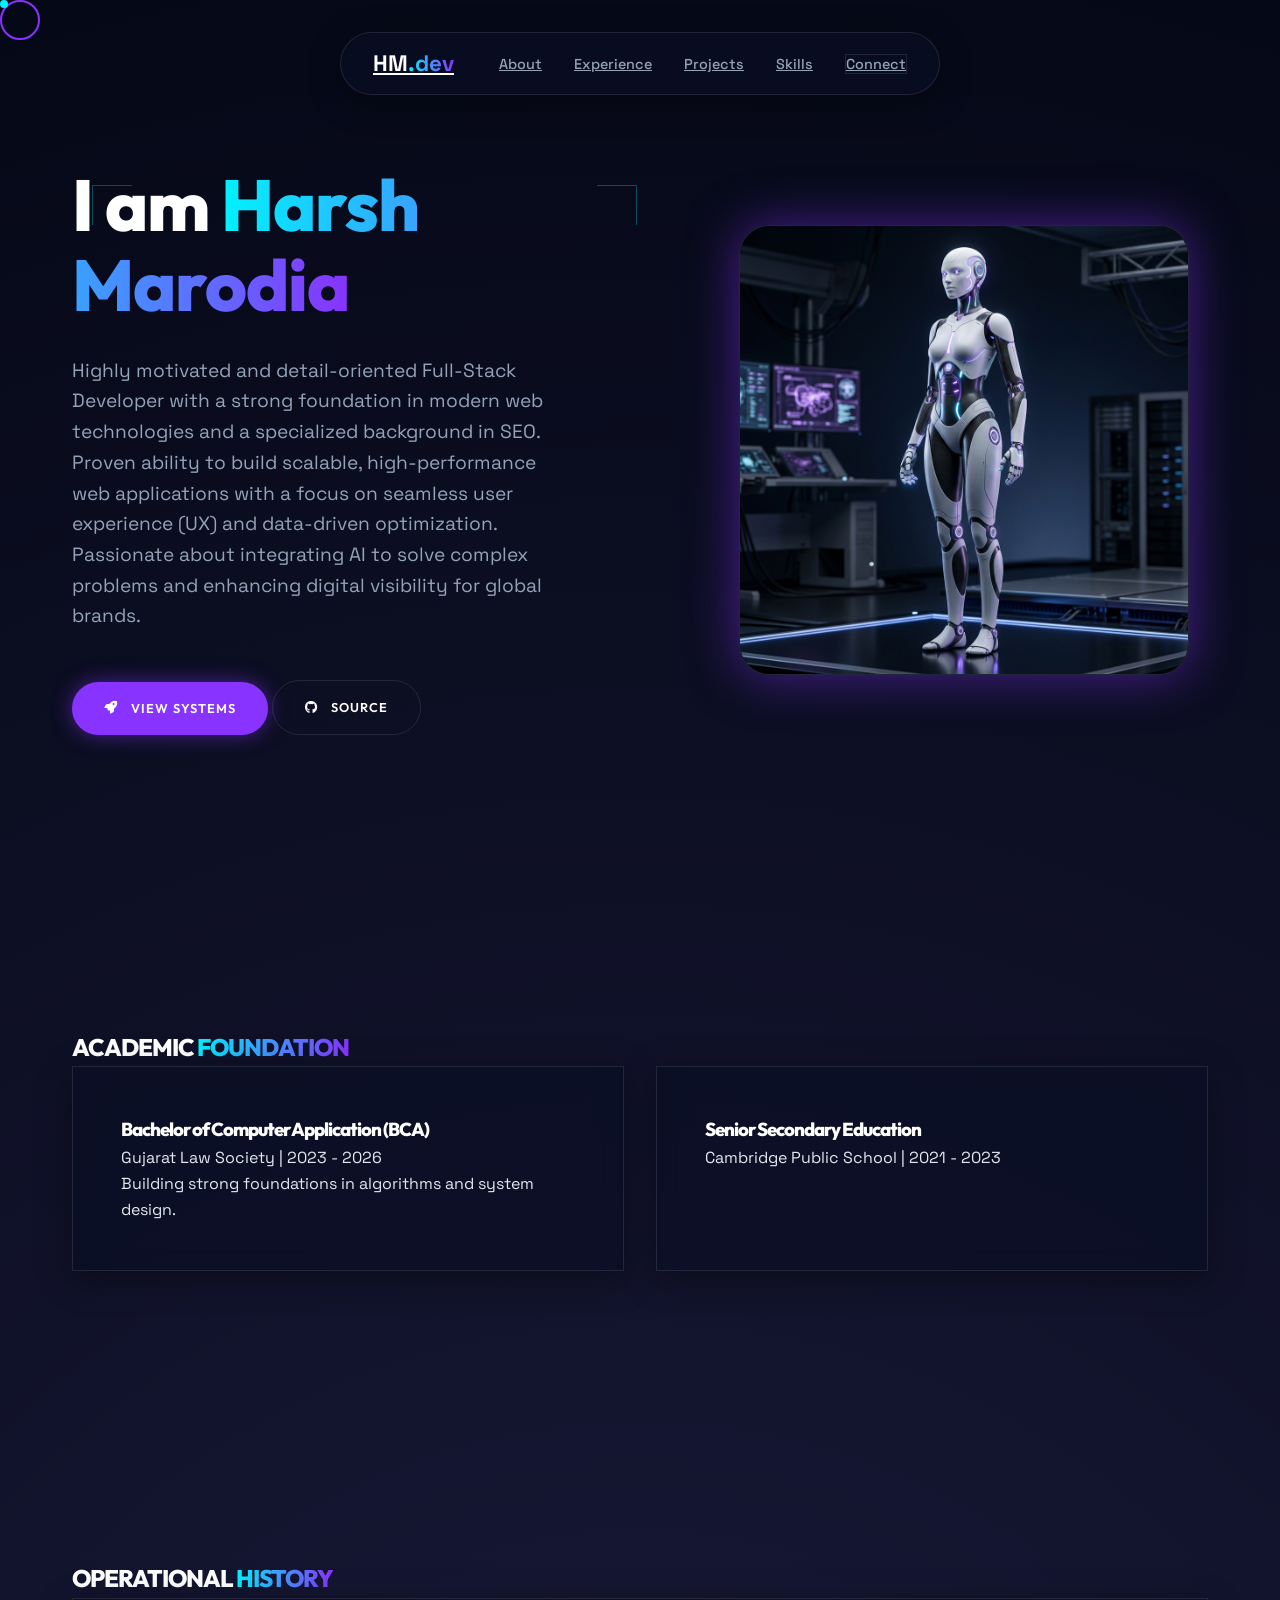
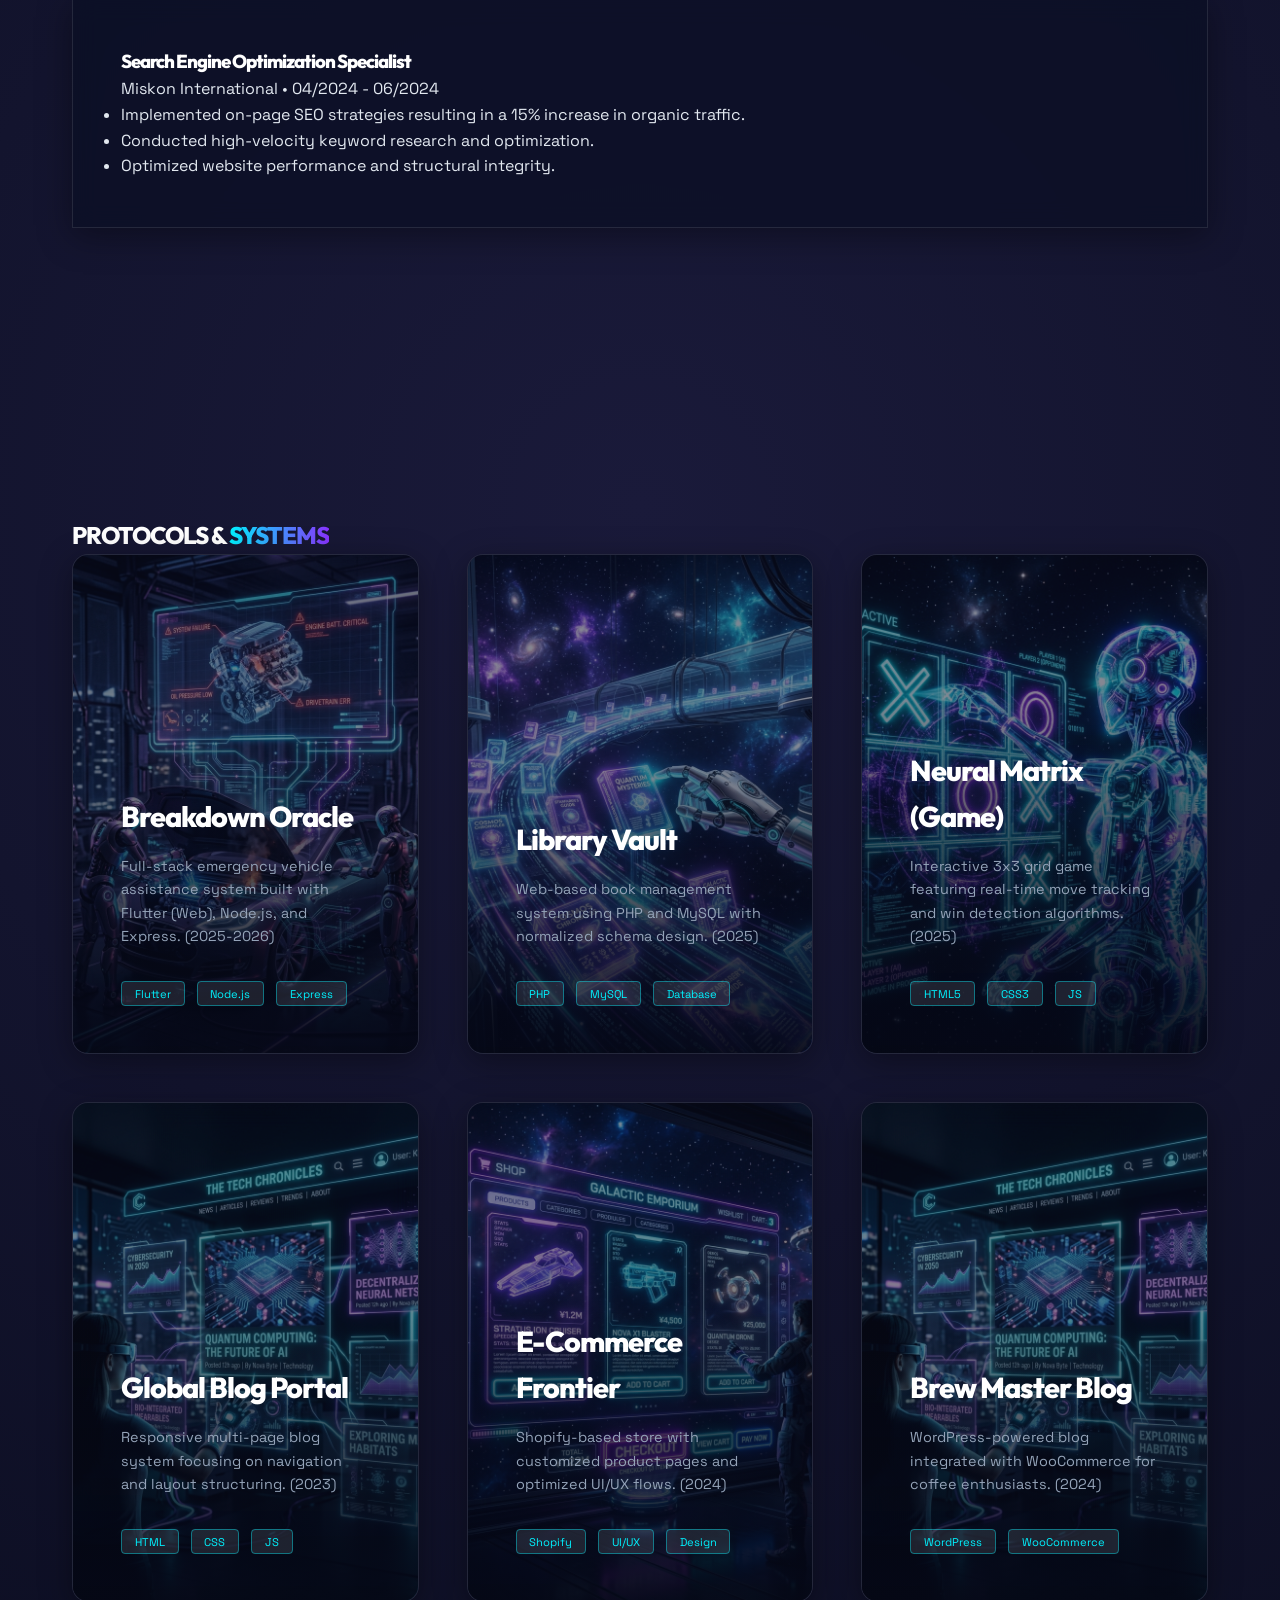
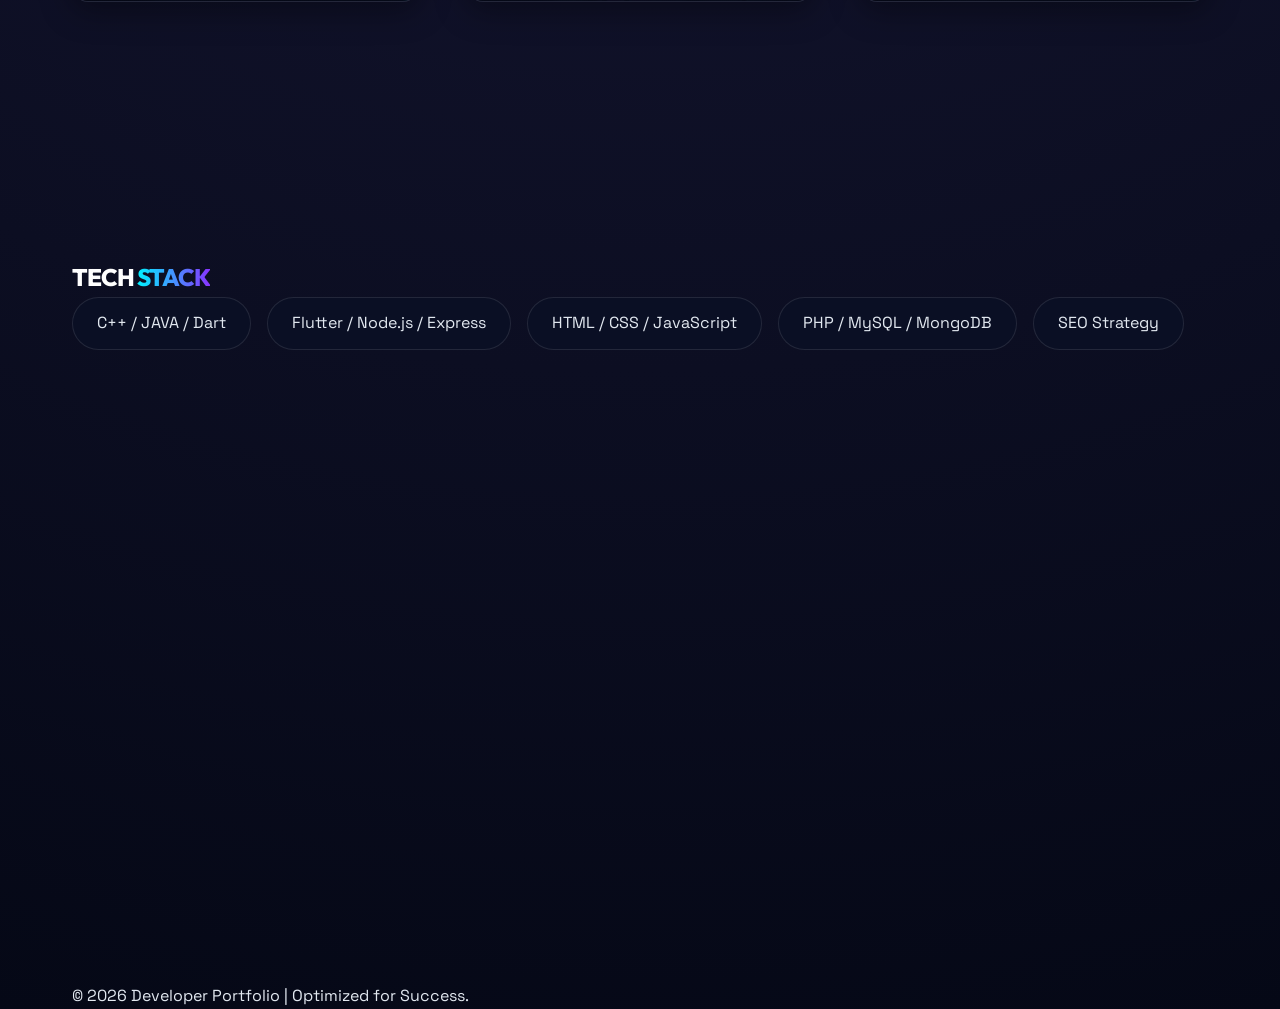
<file: index.html>
<!DOCTYPE html>
<html lang="en">
<head>
    <meta charset="UTF-8">
    <meta name="viewport" content="width=device-width, initial-scale=1.0">
    <title>Harsh Marodia | AI-Powered Software Developer & Full Stack Engineer</title>
    
    <!-- Primary SEO -->
    <meta name="title" content="Harsh Marodia | AI-Powered Software Developer">
    <meta name="description" content="Official Portfolio of Harsh Marodia. A visionary Software Developer specializing in AI integration, Full-Stack systems, and high-performance Web/Mobile applications.">
    <meta name="keywords" content="Harsh Marodia, Software Developer, AI Engineer, Full Stack Developer, Ahmedabad, Flutter, Node.js, PHP, Portfolio">
    <meta name="author" content="Harsh Marodia">

    <!-- Open Graph / Facebook -->
    <meta property="og:type" content="website">
    <meta property="og:url" content="https://github.com/Harshmarodia/harsh-marodia">
    <meta property="og:title" content="Harsh Marodia | AI-Powered Software Developer">
    <meta property="og:description" content="Exploring the intersection of AI and robust software engineering. View my latest protocols and systems.">
    <meta property="og:image" content="./hero_ai.png">

    <!-- Twitter -->
    <meta property="twitter:card" content="summary_large_image">
    <meta property="twitter:url" content="https://github.com/Harshmarodia/harsh-marodia">
    <meta property="twitter:title" content="Harsh Marodia | AI-Powered Software Developer">
    <meta property="twitter:description" content="Exploring the intersection of AI and robust software engineering. View my latest protocols and systems.">
    <meta property="twitter:image" content="./hero_ai.png">

    <!-- JSON-LD Structured Data for Google -->
    <script type="application/ld+json">
    {
      "@context": "https://schema.org",
      "@type": "Person",
      "name": "Harsh Marodia",
      "jobTitle": "Software Developer",
      "url": "https://github.com/Harshmarodia",
      "sameAs": [
        "https://linkedin.com/in/harsh-marodia-51506a228",
        "https://github.com/Harshmarodia"
      ],
      "knowsAbout": ["Artificial Intelligence", "Web Development", "Flutter", "Node.js", "C++"],
      "description": "Software Developer architecting next-gen digital environments with a focus on AI integration."
    }
    </script>
    
    <!-- Google Fonts -->
    <link rel="preconnect" href="https://fonts.googleapis.com">
    <link rel="preconnect" href="https://fonts.gstatic.com" crossorigin>
    
    <!-- Font Awesome for Icons -->
    <link rel="stylesheet" href="https://cdnjs.cloudflare.com/ajax/libs/font-awesome/6.4.0/css/all.min.css">
    
    <link rel="stylesheet" href="./index.css">
</head>
<body>
    <!-- Custom Cursor -->
    <div class="cursor-dot"></div>
    <div class="cursor-outline"></div>

    <!-- Mesh Gradient Background -->
    <div class="mesh-gradient">
        <div class="mesh-ball ball-1"></div>
        <div class="mesh-ball ball-2"></div>
        <div class="mesh-ball ball-3"></div>
    </div>

    <!-- Navigation -->
    <nav class="navbar glass" id="navbar">
        <div class="nav-container">
            <a href="#home" class="logo">HM<span class="gradient-text">.dev</span></a>
            <ul class="nav-links" id="nav-links">
                <li><a href="#about">About</a></li>
                <li><a href="#experience">Experience</a></li>
                <li><a href="#projects">Projects</a></li>
                <li><a href="#skills">Skills</a></li>
                <li><a href="#contact" class="btn-nav btn-outline">Connect</a></li>
            </ul>
            <div class="hamburger" id="hamburger">
                <i class="fas fa-bars"></i>
            </div>
        </div>
    </nav>

    <!-- Hero Section -->
    <header id="home" class="hero">
        <div class="container hero-grid">
            <div class="hero-content reveal-up">
                <div class="hud-corner tl"></div>
                <div class="hud-corner tr"></div>
                <h1 class="name">I am <span class="gradient-text">Harsh Marodia</span></h1>
                <p class="summary">
                  Highly motivated and detail-oriented Full-Stack Developer with a strong foundation in modern web
technologies and a specialized background in SEO. Proven ability to build scalable, high-performance
web applications with a focus on seamless user experience (UX) and data-driven optimization.
Passionate about integrating AI to solve complex problems and enhancing digital visibility for global
brands. 
                </p>
                <div class="hero-cta">
                    <a href="#projects" class="btn btn-primary"><i class="fas fa-rocket"></i> View Systems</a>
                    <a href="https://github.com/Harshmarodia" target="_blank" class="btn btn-outline"><i class="fab fa-github"></i> Source</a>
                </div>
            </div>
            <div class="hero-visual reveal-up">
                <div class="hero-image-wrapper glass">
                    <div class="hero-aura"></div>
                    <img src="./hero_ai.png" alt="Futuristic AI representaton of Software Engineering">
                </div>
            </div>
        </div>
    </header>

    <!-- About Section -->
    <section id="about" class="section">
        <div class="container reveal-up">
            <div class="section-title">
                <h2>ACADEMIC <span class="gradient-text">FOUNDATION</span></h2>
            </div>
            <div class="grid-2">
                <div class="glass exp-card">
                    <h3>Bachelor of Computer Application (BCA)</h3>
                    <p class="text-dim">Gujarat Law Society | 2023 - 2026</p>
                    <p>Building strong foundations in algorithms and system design.</p>
                </div>
                <div class="glass exp-card">
                    <h3>Senior Secondary Education</h3>
                    <p class="text-dim">Cambridge Public School | 2021 - 2023</p>
                </div>
            </div>
        </div>
    </section>

    <!-- Experience Section -->
    <section id="experience" class="section">
        <div class="container reveal-up">
            <div class="section-title">
                <h2>OPERATIONAL <span class="gradient-text">HISTORY</span></h2>
            </div>
            <div class="timeline-container">
                <div class="glass exp-card reveal-up">
                    <div class="exp-header">
                        <div>
                            <h3 class="role">Search Engine Optimization Specialist</h3>
                            <span class="company">Miskon International  •  04/2024 - 06/2024</span>
                        </div>
                    </div>
                    <ul class="duties">
                        <li>Implemented on-page SEO strategies resulting in a 15% increase in organic traffic.</li>
                        <li>Conducted high-velocity keyword research and optimization.</li>
                        <li>Optimized website performance and structural integrity.</li>
                    </ul>
                </div>
            </div>
        </div>
    </section>

    <!-- Projects Section -->
    <section id="projects" class="section">
        <div class="container">
            <div class="section-title reveal-up">
                <h2>PROTOCOLS & <span class="gradient-text">SYSTEMS</span></h2>
            </div>
            
            <div class="projects-grid">
                <!-- Project: On-Demand Vehicle Service -->
                <div class="project-card glass reveal-up">
                    <div class="project-img-container">
                        <img src="./breakdown_ai.png" alt="On-Demand Vehicle Service App Visualization">
                    </div>
                    <div class="project-info">
                        <h3>Breakdown Oracle</h3>
                        <p>Full-stack emergency vehicle assistance system built with Flutter (Web), Node.js, and Express. (2025-2026)</p>
                        <div class="tech-stack">
                            <span class="tech-tag">Flutter</span>
                            <span class="tech-tag">Node.js</span>
                            <span class="tech-tag">Express</span>
                        </div>
                    </div>
                </div>

                <!-- Project: Library Management -->
                <div class="project-card glass reveal-up">
                    <div class="project-img-container">
                        <img src="./library_ai.png" alt="Library Management System Visualization">
                    </div>
                    <div class="project-info">
                        <h3>Library Vault</h3>
                        <p>Web-based book management system using PHP and MySQL with normalized schema design. (2025)</p>
                        <div class="tech-stack">
                            <span class="tech-tag">PHP</span>
                            <span class="tech-tag">MySQL</span>
                            <span class="tech-tag">Database</span>
                        </div>
                    </div>
                </div>

                <!-- Project: Tic Tac Toe -->
                <div class="project-card glass reveal-up">
                    <div class="project-img-container">
                        <img src="./tictactoe_ai.png" alt="Tic Tac Toe Game Visualization">
                    </div>
                    <div class="project-info">
                        <h3>Neural Matrix (Game)</h3>
                        <p>Interactive 3x3 grid game featuring real-time move tracking and win detection algorithms. (2025)</p>
                        <div class="tech-stack">
                            <span class="tech-tag">HTML5</span>
                            <span class="tech-tag">CSS3</span>
                            <span class="tech-tag">JS</span>
                        </div>
                    </div>
                </div>

                <!-- Project: Blog -->
                <div class="project-card glass reveal-up">
                    <div class="project-img-container">
                        <img src="./blog_ai.png" alt="Multi-page Blog Visualization">
                    </div>
                    <div class="project-info">
                        <h3>Global Blog Portal</h3>
                        <p>Responsive multi-page blog system focusing on navigation and layout structuring. (2023)</p>
                        <div class="tech-stack">
                            <span class="tech-tag">HTML</span>
                            <span class="tech-tag">CSS</span>
                            <span class="tech-tag">JS</span>
                        </div>
                    </div>
                </div>

                <!-- Project: e-Commerce -->
                <div class="project-card glass reveal-up">
                    <div class="project-img-container">
                        <img src="./ecommerce_ai.png" alt="e-Commerce Webpage Visualization">
                    </div>
                    <div class="project-info">
                        <h3>E-Commerce Frontier</h3>
                        <p>Shopify-based store with customized product pages and optimized UI/UX flows. (2024)</p>
                        <div class="tech-stack">
                            <span class="tech-tag">Shopify</span>
                            <span class="tech-tag">UI/UX</span>
                            <span class="tech-tag">Design</span>
                        </div>
                    </div>
                </div>

                <!-- Project: Coffee Blog -->
                <div class="project-card glass reveal-up">
                    <div class="project-img-container">
                        <img src="./blog_ai.png" alt="Coffee Blog Visualization">
                    </div>
                    <div class="project-info">
                        <h3>Brew Master Blog</h3>
                        <p>WordPress-powered blog integrated with WooCommerce for coffee enthusiasts. (2024)</p>
                        <div class="tech-stack">
                            <span class="tech-tag">WordPress</span>
                            <span class="tech-tag">WooCommerce</span>
                        </div>
                    </div>
                </div>
            </div>
        </div>
    </section>

    <!-- Skills Cloud -->
    <section id="skills" class="section">
        <div class="container reveal-up">
            <div class="section-title">
                <h2>TECH <span class="gradient-text">STACK</span></h2>
            </div>
            <div class="tag-cloud">
                <span class="skill-tag">C++ / JAVA / Dart</span>
                <span class="skill-tag">Flutter / Node.js / Express</span>
                <span class="skill-tag">HTML / CSS / JavaScript</span>
                <span class="skill-tag">PHP / MySQL / MongoDB</span>
                <span class="skill-tag">SEO Strategy</span>
            </div>
        </div>
    </section>

    <!-- Contact & Networking -->
    <section id="contact" class="section">
        <div class="container reveal-up">
            <div class="glass exp-card text-center">
                <h2>INITIATE <span class="gradient-text">CONNECTION</span></h2>
                <p>Ahmedabad, Gujarat | harshmarodia1207@gmail.com</p>
                <div class="contact-links mt-3">
                    <a href="mailto:harshmarodia1207@gmail.com" class="btn btn-outline"><i class="fas fa-envelope"></i> EMAIL</a>
                    <a href="https://linkedin.com/in/harsh-marodia-51506a228" target="_blank" class="btn btn-outline"><i class="fab fa-linkedin-in"></i> LINKEDIN</a>
                    <a href="https://github.com/Harshmarodia" target="_blank" class="btn btn-outline"><i class="fab fa-github"></i> GITHUB</a>
                </div>
            </div>
        </div>
    </section>

    <footer class="footer">
        <div class="container flex-footer">
            <p class="text-dim">&copy; 2026 Developer Portfolio | Optimized for Success.</p>
        </div>
    </footer>

    <script src="./main.js"></script>
</body>
</html>
</file>
<file: index.css>
@import url('https://fonts.googleapis.com/css2?family=Outfit:wght@300;400;500;600;700;800&family=Space+Grotesk:wght@300;400;500;600;700&display=swap');

:root {
  /* Elite Cyber-Premium Palette */
  --bg-deep: #050816;
  --bg-dark: #0a0f24;
  --bg-glass: rgba(10, 15, 36, 0.7);
  
  --primary: #8833ff; /* Cosmic Violet */
  --primary-glow: rgba(136, 51, 255, 0.5);
  --accent: #00f2ff; /* Cyan Flare */
  --accent-glow: rgba(0, 242, 255, 0.4);
  
  --text-main: #e2e8f0;
  --text-dim: #94a3b8;
  --text-white: #ffffff;
  
  --border-glass: rgba(255, 255, 255, 0.1);
  --radius-lg: 16px;
  --radius-md: 12px;
  
  --font-heading: 'Outfit', sans-serif;
  --font-body: 'Space Grotesk', sans-serif;
  
  --transition: 0.4s cubic-bezier(0.23, 1, 0.32, 1);
}

* {
  margin: 0;
  padding: 0;
  box-sizing: border-box;
  cursor: none; /* We use custom cursor */
}

html {
  scroll-behavior: smooth;
  background-color: var(--bg-deep);
  color: var(--text-main);
  font-family: var(--font-body);
  overflow-x: hidden;
}

body {
  line-height: 1.6;
  -webkit-font-smoothing: antialiased;
  background: radial-gradient(circle at 50% 50%, #1a1a3a 0%, #050816 100%);
}

/* Custom Cursor */
.cursor-dot {
  width: 8px;
  height: 8px;
  background: var(--accent);
  position: fixed;
  border-radius: 50%;
  pointer-events: none;
  z-index: 9999;
  transition: transform 0.1s ease;
}

.cursor-outline {
  width: 40px;
  height: 40px;
  border: 2px solid var(--primary);
  position: fixed;
  border-radius: 50%;
  pointer-events: none;
  z-index: 9998;
  transition: all 0.2s ease-out;
}

/* Mesh Gradient Background */
.mesh-gradient {
  position: fixed;
  top: 0;
  left: 0;
  width: 100%;
  height: 100%;
  z-index: -1;
  overflow: hidden;
  filter: blur(100px);
  opacity: 0.4;
}

.mesh-ball {
  position: absolute;
  border-radius: 50%;
  animation: float 20s infinite alternate;
}

.ball-1 { width: 600px; height: 600px; background: var(--primary); top: -10%; left: -10%; }
.ball-2 { width: 500px; height: 500px; background: var(--accent); bottom: -10%; right: -10%; animation-duration: 25s; }
.ball-3 { width: 400px; height: 400px; background: #ff3388; top: 40%; left: 30%; animation-duration: 30s; }

@keyframes float {
  0% { transform: translate(0, 0) scale(1); }
  100% { transform: translate(100px, 50px) scale(1.2); }
}

/* Glassmorphism Classes */
.glass {
  background: var(--bg-glass);
  backdrop-filter: blur(12px);
  -webkit-backdrop-filter: blur(12px);
  border: 1px solid var(--border-glass);
  box-shadow: 0 8px 32px 0 rgba(0, 0, 0, 0.37);
}

/* Utilities */
.container {
  max-width: 1200px;
  margin: 0 auto;
  padding: 0 2rem;
}

.section { padding: 8rem 0; position: relative; }
.reveal-up { opacity: 0; transform: translateY(40px); transition: all 1s var(--transition); }
.reveal-up.active { opacity: 1; transform: translateY(0); }

/* Typography */
h1, h2, h3 { font-family: var(--font-heading); font-weight: 800; color: var(--text-white); letter-spacing: -1px; }
.gradient-text { background: linear-gradient(90deg, var(--accent), var(--primary)); -webkit-background-clip: text; -webkit-text-fill-color: transparent; }

/* Navbar */
.navbar {
  position: fixed;
  top: 2rem;
  left: 50%;
  transform: translateX(-50%);
  width: auto;
  min-width: 600px;
  padding: 0.8rem 2rem;
  border-radius: 50px;
  z-index: 1000;
  transition: all var(--transition);
}

.navbar.scrolled {
  top: 1rem;
  padding: 0.5rem 1.5rem;
  min-width: 500px;
}

.nav-container { display: flex; justify-content: space-between; align-items: center; width: 100%; }
.logo { font-size: 1.4rem; font-weight: 800; color: var(--text-white); white-space: nowrap; }
.nav-links { display: flex; list-style: none; gap: 2rem; align-items: center; transition: all 0.5s var(--transition); }
.nav-links a { font-size: 0.9rem; color: var(--text-dim); font-weight: 500; transition: color 0.3s; white-space: nowrap; }
.nav-links a:hover { color: var(--accent); }

.hamburger {
  display: none;
  cursor: pointer;
  color: var(--text-white);
  font-size: 1.5rem;
}

@media (max-width: 968px) {
  .navbar { width: 90%; min-width: unset; top: 1rem; border-radius: 20px; }
  .hamburger { display: block; }
  .nav-links {
    position: fixed;
    top: 5rem;
    right: -100%;
    flex-direction: column;
    background: var(--bg-glass);
    backdrop-filter: blur(20px);
    width: 250px;
    height: auto;
    padding: 2rem;
    border-radius: 20px;
    border: 1px solid var(--border-glass);
    gap: 1.5rem;
  }
  .nav-links.active { right: 1rem; }
}

/* Hero Section */
.hero {
  height: 100vh;
  display: flex;
  align-items: center;
  justify-content: center;
  padding-top: 0;
}

.hero-grid {
  display: grid;
  grid-template-columns: 1.2fr 1fr;
  align-items: center;
  gap: 4rem;
}

.hero-content h1 { font-size: 4.5rem; line-height: 1.1; margin-bottom: 2rem; }
.hero-content p { font-size: 1.2rem; color: var(--text-dim); margin-bottom: 3rem; max-width: 500px; }

.hero-visual {
  position: relative;
  display: flex;
  justify-content: center;
}

.hero-image-wrapper {
  position: relative;
  width: 100%;
  max-width: 450px;
  border-radius: 30px;
  overflow: hidden;
  box-shadow: 0 0 50px var(--primary-glow);
}

.hero-image-wrapper img { width: 100%; display: block; border-radius: 30px; }

.hero-aura {
  position: absolute;
  top: 50%;
  left: 50%;
  transform: translate(-50%, -50%);
  width: 120%;
  height: 120%;
  background: radial-gradient(circle, var(--primary-glow) 0%, transparent 70%);
  z-index: -1;
  animation: pulse 4s infinite alternate;
}

@keyframes pulse {
  0% { opacity: 0.3; transform: translate(-50%, -50%) scale(1); }
  100% { opacity: 0.6; transform: translate(-50%, -50%) scale(1.1); }
}

/* Buttons */
.btn {
  padding: 1rem 2rem;
  border-radius: 50px;
  font-weight: 600;
  font-family: var(--font-heading);
  text-transform: uppercase;
  letter-spacing: 1px;
  font-size: 0.8rem;
  transition: all var(--transition);
  display: inline-flex;
  align-items: center;
  gap: 0.8rem;
  text-decoration: none;
}

.btn-primary { background: var(--primary); color: white; border: none; box-shadow: 0 0 20px var(--primary-glow); }
.btn-primary:hover { transform: scale(1.05); box-shadow: 0 0 30px var(--primary-glow); }

.btn-outline { background: transparent; color: white; border: 1px solid var(--border-glass); }
.btn-outline:hover { background: var(--border-glass); border-color: var(--accent); }

/* Projects */
.projects-grid {
  display: grid;
  grid-template-columns: repeat(3, 1fr);
  gap: 3rem;
}

.project-card {
  border-radius: var(--radius-lg);
  overflow: hidden;
  position: relative;
  height: 500px;
  transition: all var(--transition);
}

.project-img-container {
  position: absolute;
  top: 0;
  left: 0;
  width: 100%;
  height: 100%;
  z-index: 1;
}

.project-img-container img { width: 100%; height: 100%; object-fit: cover; opacity: 0.5; transition: 0.5s; }

.project-card:hover .project-img-container img { opacity: 0.8; transform: scale(1.1); }

.project-info {
  position: absolute;
  bottom: 0;
  left: 0;
  width: 100%;
  padding: 3rem;
  z-index: 2;
  background: linear-gradient(to top, rgba(5, 8, 22, 0.9) 0%, transparent 100%);
}

.project-info h3 { font-size: 1.8rem; margin-bottom: 1rem; }
.project-info p { color: var(--text-dim); margin-bottom: 2rem; font-size: 0.9rem; }

.tech-tag {
  background: rgba(255, 255, 255, 0.1);
  padding: 0.3rem 0.8rem;
  border-radius: 4px;
  font-size: 0.7rem;
  margin-right: 0.5rem;
  color: var(--accent);
  border: 1px solid var(--accent-glow);
}

/* HUD elements */
.hud-corner {
  position: absolute;
  width: 40px;
  height: 40px;
  border: 1px solid var(--accent);
  opacity: 0.3;
}

.tl { top: 20px; left: 20px; border-right: none; border-bottom: none; }
.tr { top: 20px; right: 20px; border-left: none; border-bottom: none; }
.bl { bottom: 20px; left: 20px; border-right: none; border-top: none; }
.br { bottom: 20px; right: 20px; border-left: none; border-top: none; }

/* Experience & Skills */
.exp-card { padding: 3rem; margin-bottom: 2rem; }
.grid-2 { display: grid; grid-template-columns: 1fr 1fr; gap: 2rem; }
.tag-cloud { display: flex; flex-wrap: wrap; gap: 1rem; }
.skill-tag {
  background: var(--bg-dark);
  border: 1px solid var(--border-glass);
  padding: 0.8rem 1.5rem;
  border-radius: 50px;
  transition: all 0.3s;
}
.skill-tag:hover { border-color: var(--accent); color: var(--accent); transform: translateY(-5px); }

/* Responsive */
@media (max-width: 1200px) {
  .projects-grid { grid-template-columns: repeat(2, 1fr); }
}

@media (max-width: 968px) {
  .hero-grid { grid-template-columns: 1fr; text-align: center; }
  .hero-content h1 { font-size: 3rem; }
  .hero-content p { margin: 0 auto 2rem; }
  .navbar { min-width: 90%; }
  .grid-2 { grid-template-columns: 1fr; }
}

@media (max-width: 768px) {
  .projects-grid { grid-template-columns: 1fr; }
  .project-card { height: 400px; }
}
</file>
